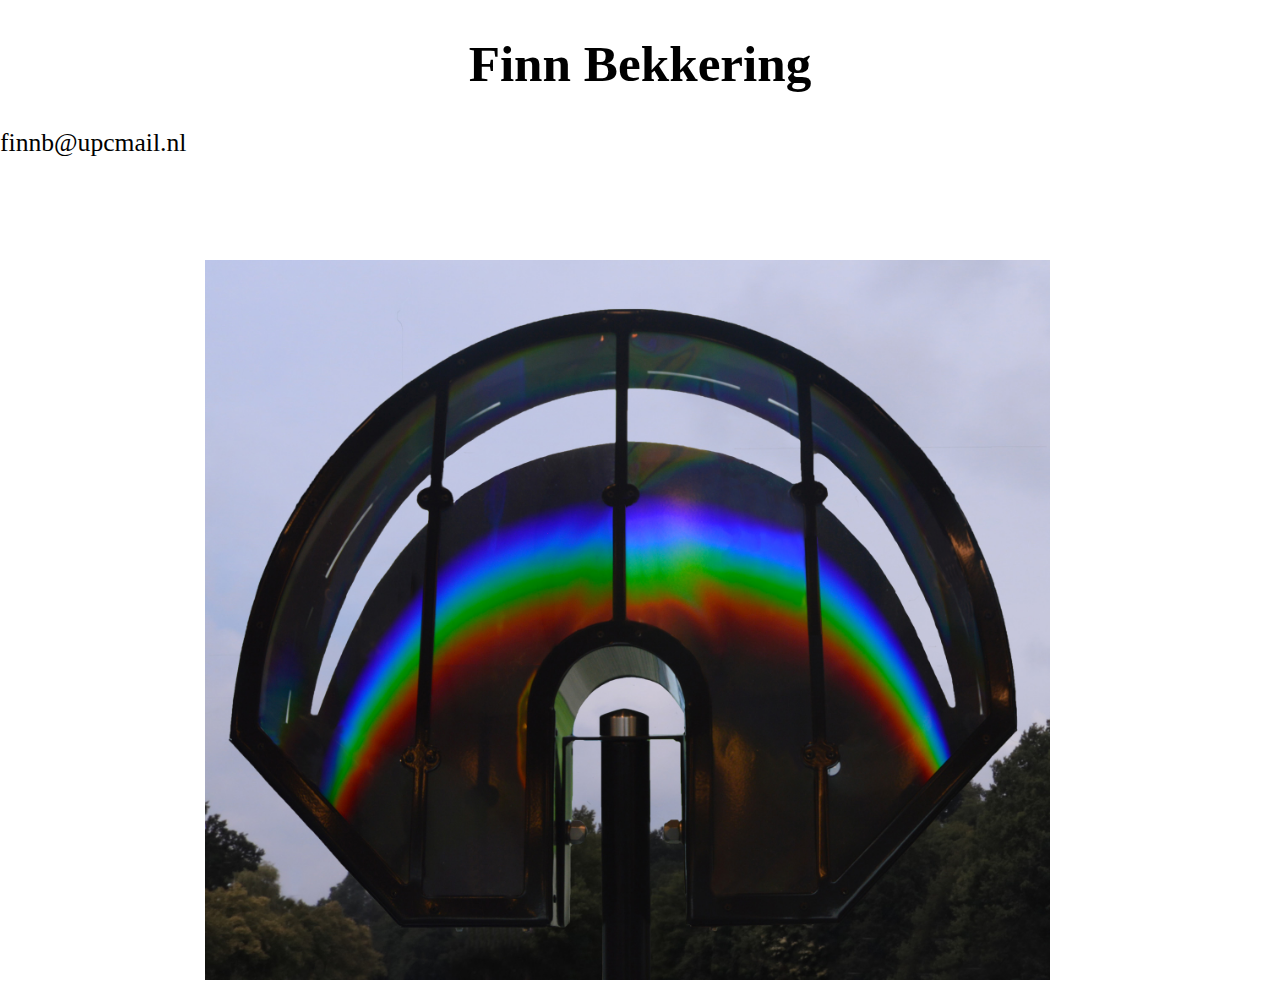
<file: index.html>
<!DOCTYPE html>

<meta charset="utf-8">
<title>Finn Bekkering</title>
<link rel="stylesheet" href="main.css">

<div class="container">
  <div class="contact">
    <h1>Finn Bekkering</h1>
    <p>finnb@upcmail.nl</p>
  </div>
      <div class="project">
        <img src="media/project.jpg" class="rainbow" alt="finn bekkering, The Rainbow and the Air">
      </div>

</div>

<script src="script.js"></script>
</file>
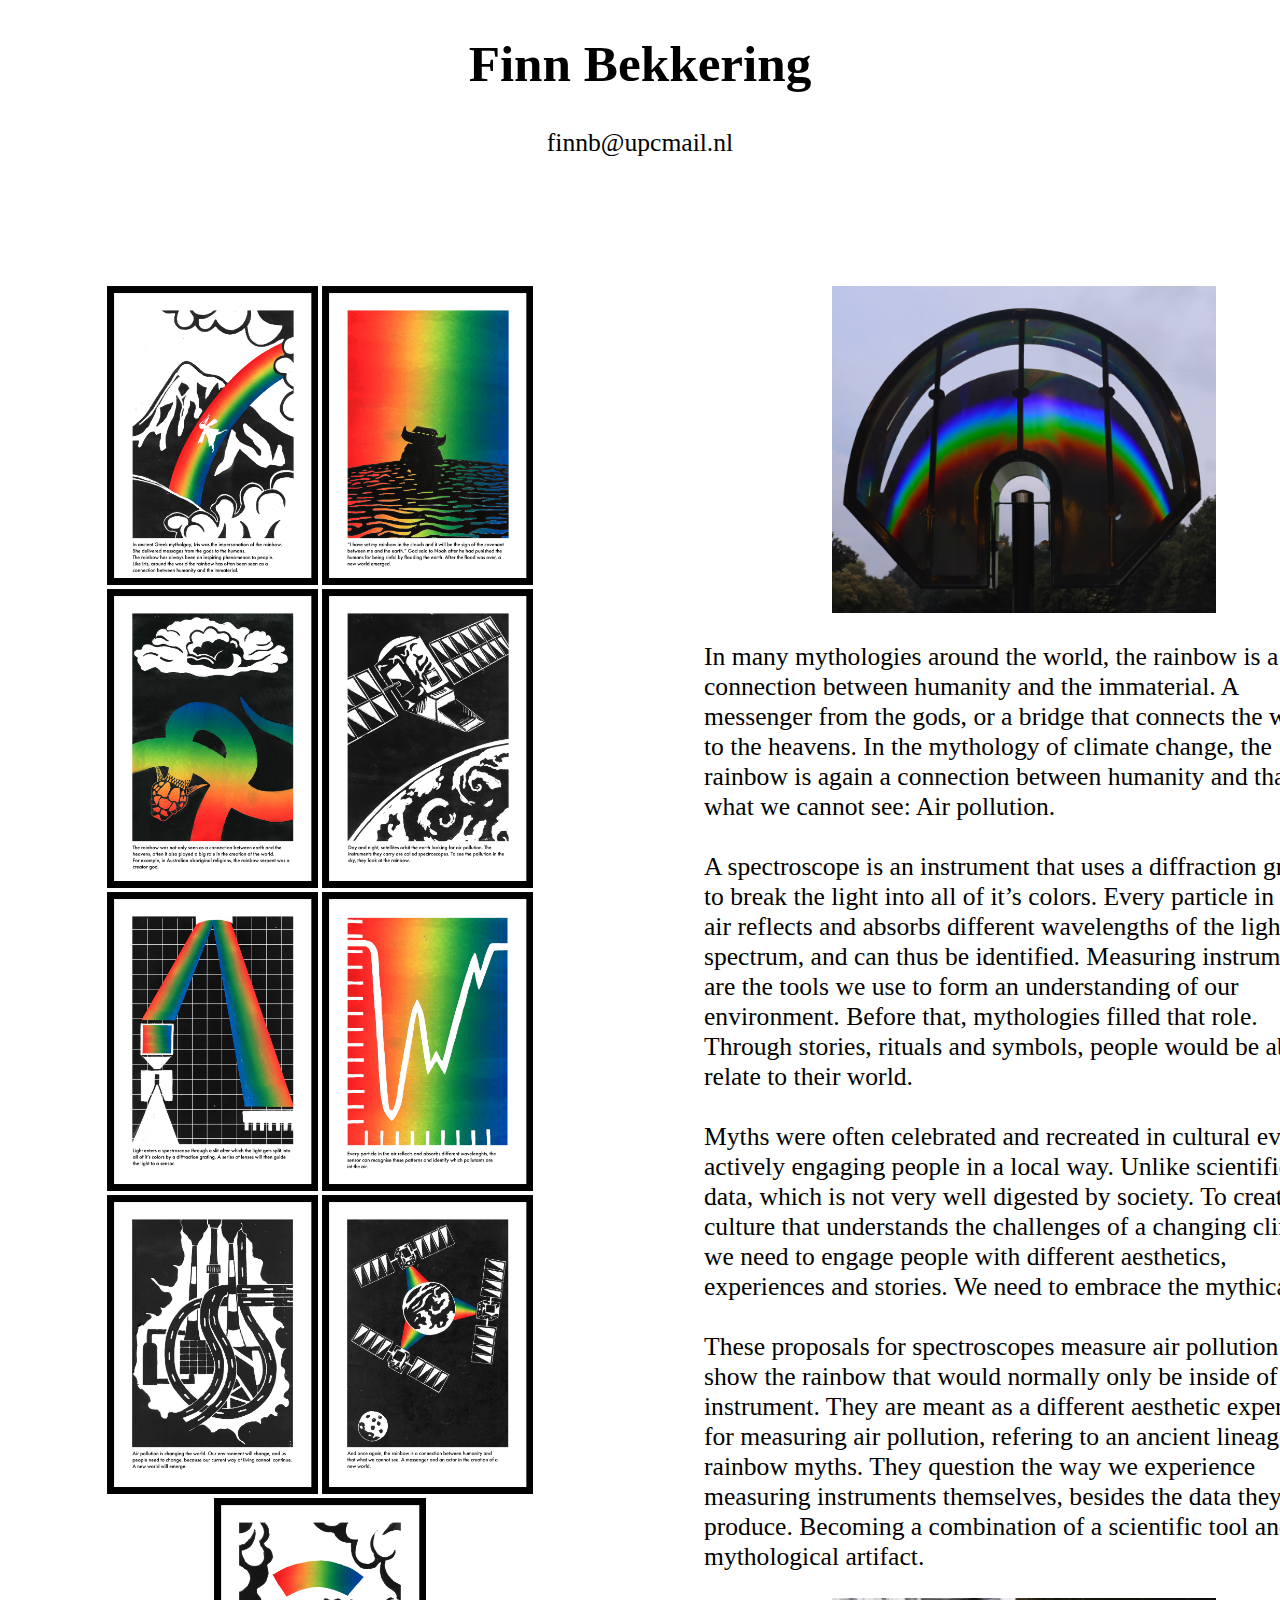
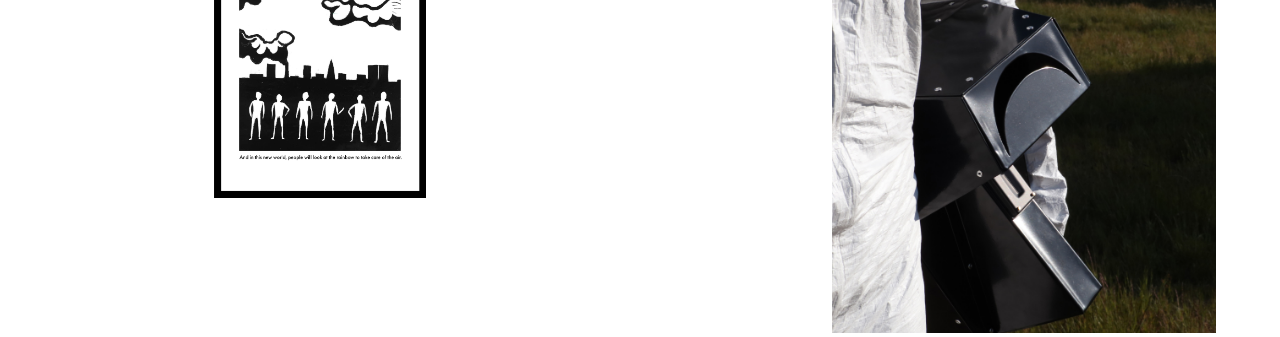
<file: rainbow.html>
<!DOCTYPE html>

<meta charset="utf-8">
<title>Finn Bekkering</title>
<link rel="stylesheet" href="main.css">

<div class="container">
  <div class="contact">
    <h1>Finn Bekkering</h1>
    <p class="email">finnb@upcmail.nl</p>
  </div>
  <div class="story">
    <img src="media/alleenjpgs/1.jpg" class="alleenjpgs">
    <img src="media/alleenjpgs/2.jpg" class="alleenjpgs">
    <img src="media/alleenjpgs/3.jpg" class="alleenjpgs">
    <img src="media/alleenjpgs/4.jpg" class="alleenjpgs">
    <img src="media/alleenjpgs/5.jpg" class="alleenjpgs">
    <img src="media/alleenjpgs/6.jpg" class="alleenjpgs">
    <img src="media/alleenjpgs/7.jpg" class="alleenjpgs">
    <img src="media/alleenjpgs/8.jpg" class="alleenjpgs">
    <img src="media/alleenjpgs/9.jpg" class="alleenjpgs">
  </div>
  <div class="paragraph">
    <img src="media/project.jpg" class="paragraph_imgs">

    <p>
      In many mythologies around the world, the rainbow is a connection between humanity and the immaterial.
      A messenger from the gods, or a bridge that connects the world to the heavens. In the mythology of climate
      change, the rainbow is again a connection between humanity and that what we cannot see: Air pollution.
      <br>
      <br>
      A spectroscope is an instrument that uses a diffraction grating to break the light into all of it’s
      colors. Every particle in the air reflects and absorbs different wavelengths of the light spectrum, and can thus be identified.
      Measuring instruments are the tools we use to form an understanding of our environment.
      Before that, mythologies filled that role. Through stories, rituals and symbols, people would
      be able to relate to their world.
      <br>
      <br>
      Myths were often celebrated and recreated in cultural events, actively engaging people in a
      local way. Unlike scientific data, which is not very well digested by society.
      To create a culture that understands the challenges of a changing climate, we need to engage
      people with different aesthetics, experiences and stories. We need to embrace the mythical.
      <br>
      <br>
      These proposals for spectroscopes measure air pollution and show the rainbow that would normally only
      be inside of the instrument. They are meant as a different aesthetic experience for measuring air pollution,
      refering to an ancient lineage of rainbow myths. They question the way we experience measuring instruments
      themselves, besides the data they produce. Becoming a combination of a scientific tool and a mythological
      artifact.
    </p>
    <img src="media/image.jpg" class="paragraph_imgs">

  </div>

</div>

<script src="script.js"></script>
</file>
<file: main.css>
html, body {
  margin: 0;
  padding: 0;
  background-color: #ffffff;
  user-select: none;
  scroll-behavior: smooth;
    font-family: "calibri";
}

h1 {
  color: #000000;
  font-size: 4vw;
  text-decoration: none;
  text-align: center;
}

p {
  font-size: 2vw;
  text-align: left;
}

img {
  width: 200%;
  height: auto;
}

.project {
  width: 33%;
  margin-top: 8%;
  margin-left: 16%;
  text-align: center;
}

.story {
  position: absolute;
  width: 50%;
  margin-top: 8%;
  text-align: center;
}

.alleenjpgs {
  width: 33%;
}

.paragraph {
  position: absolute;
  width: 50%;
  margin-top: 8%;
  margin-left: 55%;
  text-align: center;
}

.paragraph_imgs{
  width: 60%;
}

.email {
  text-align: center;
}
</file>
